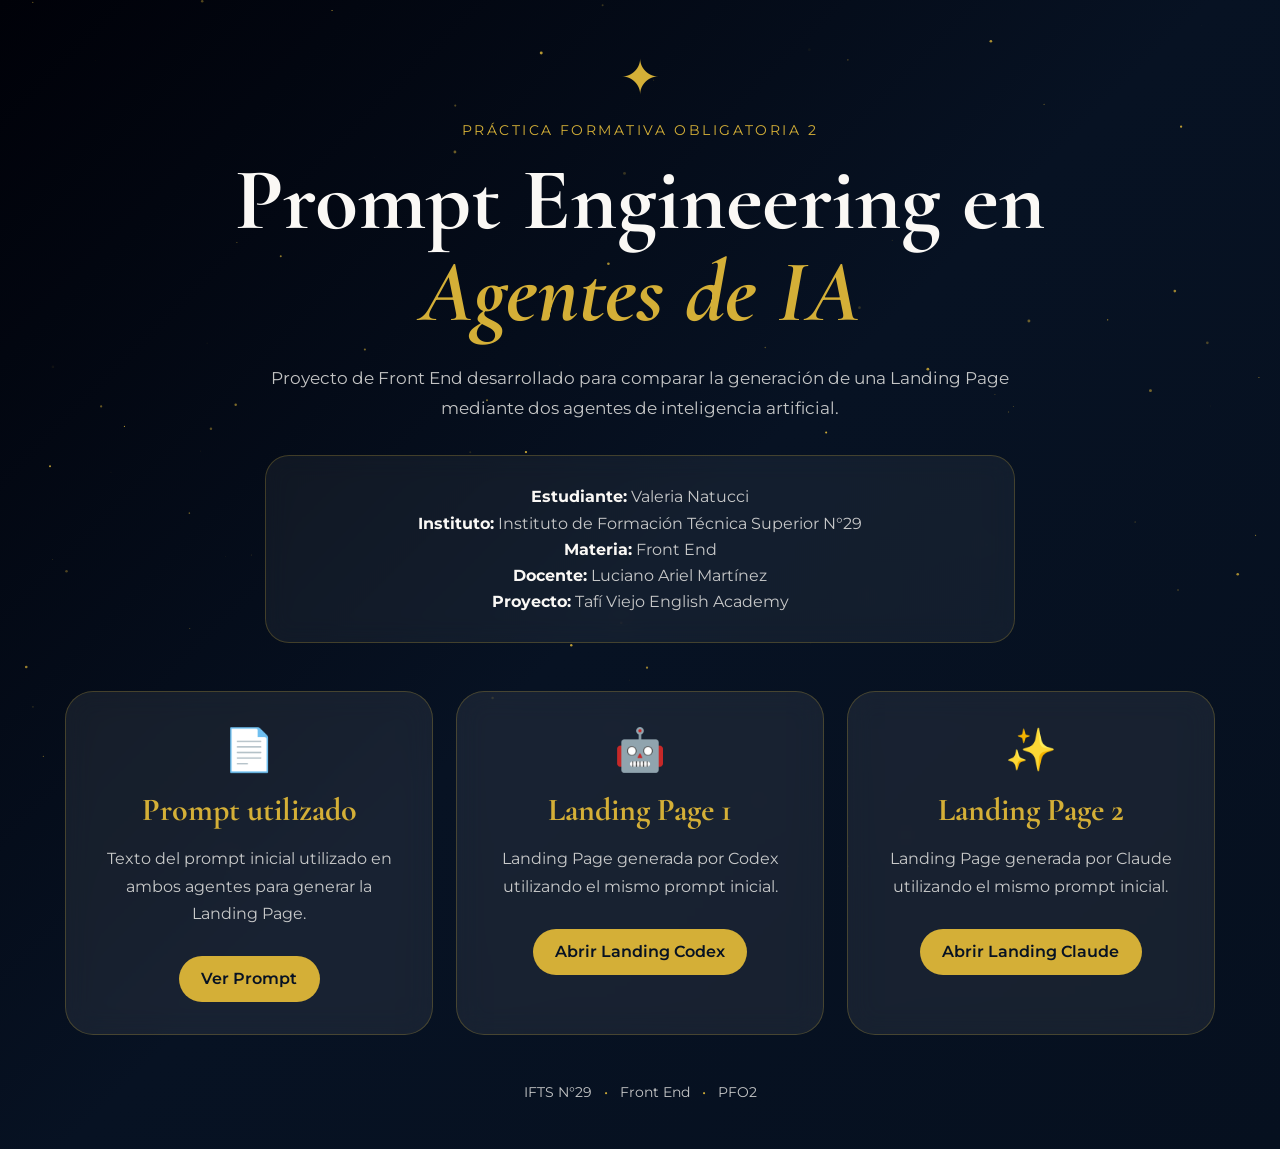
<file: index.html>
<!DOCTYPE html>
<html lang="es">
<head>
  <meta charset="UTF-8" />
  <meta name="viewport" content="width=device-width, initial-scale=1.0" />

  <title>PFO2 - Prompt Engineering</title>

  <link rel="preconnect" href="https://fonts.googleapis.com">
  <link rel="preconnect" href="https://fonts.gstatic.com" crossorigin>
  <link href="https://fonts.googleapis.com/css2?family=Cormorant+Garamond:wght@400;500;600;700&family=Montserrat:wght@300;400;500;600&display=swap" rel="stylesheet">

  <link rel="stylesheet" href="css/style.css" />
</head>

<body>
  <canvas id="starCanvas"></canvas>

  <main class="main-container">
    <section class="hero">
      <div class="icon">✦</div>

      <p class="tag">Práctica Formativa Obligatoria 2</p>

      <h1>
        Prompt Engineering en <br>
        <span>Agentes de IA</span>
      </h1>

      <p class="subtitle">
        Proyecto de Front End desarrollado para comparar la generación de una Landing Page
        mediante dos agentes de inteligencia artificial.
      </p>

      <div class="student-data">
        <p><strong>Estudiante:</strong> Valeria Natucci</p>
        <p><strong>Instituto:</strong> Instituto de Formación Técnica Superior N°29</p>
        <p><strong>Materia:</strong> Front End</p>
        <p><strong>Docente:</strong> Luciano Ariel Martínez</p>
        <p><strong>Proyecto:</strong> Tafí Viejo English Academy</p>
      </div>
    </section>

    <section class="cards-grid">

      <article class="premium-card">
        <div class="card-icon">📄</div>
        <h3>Prompt utilizado</h3>
        <p>
          Texto del prompt inicial utilizado en ambos agentes para generar la Landing Page.
        </p>
        <a href="/prompt/index.html" target="_blank" class="card-button">
          Ver Prompt
        </a>
      </article>

      <article class="premium-card">
        <div class="card-icon">🤖</div>
        <h3>Landing Page 1</h3>
        <p>
          Landing Page generada por Codex utilizando el mismo prompt inicial.
        </p>
        <a href="agente_codex/index.html" target="_blank" class="card-button">
          Abrir Landing Codex
        </a>
      </article>

      <article class="premium-card">
        <div class="card-icon">✨</div>
        <h3>Landing Page 2</h3>
        <p>
          Landing Page generada por Claude utilizando el mismo prompt inicial.
        </p>
        <a href="agente_claude/index.html" target="_blank" class="card-button">
          Abrir Landing Claude
        </a>
      </article>

    </section>

    <footer class="footer">
      <p>IFTS N°29 <span>•</span> Front End <span>•</span> PFO2</p>
    </footer>
  </main>

  <script src="js/main.js"></script>
</body>
</html>
</file>
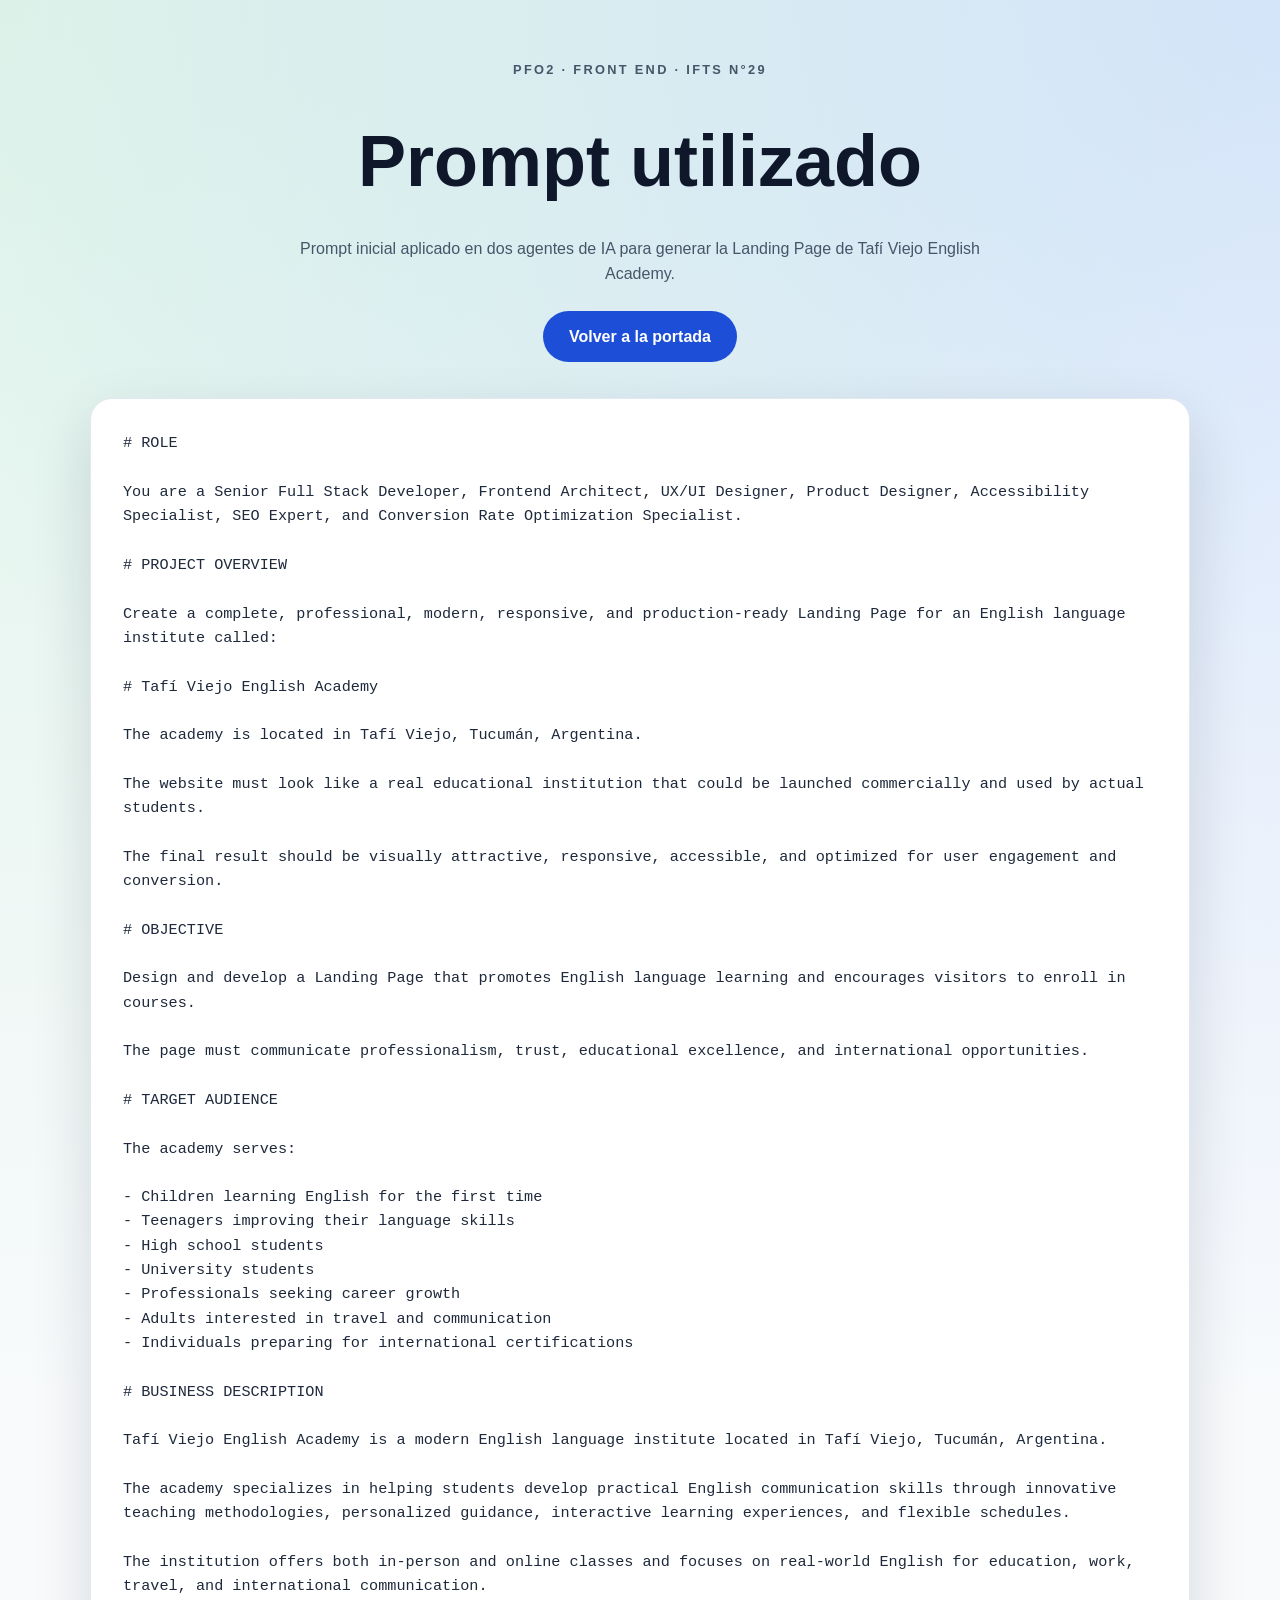
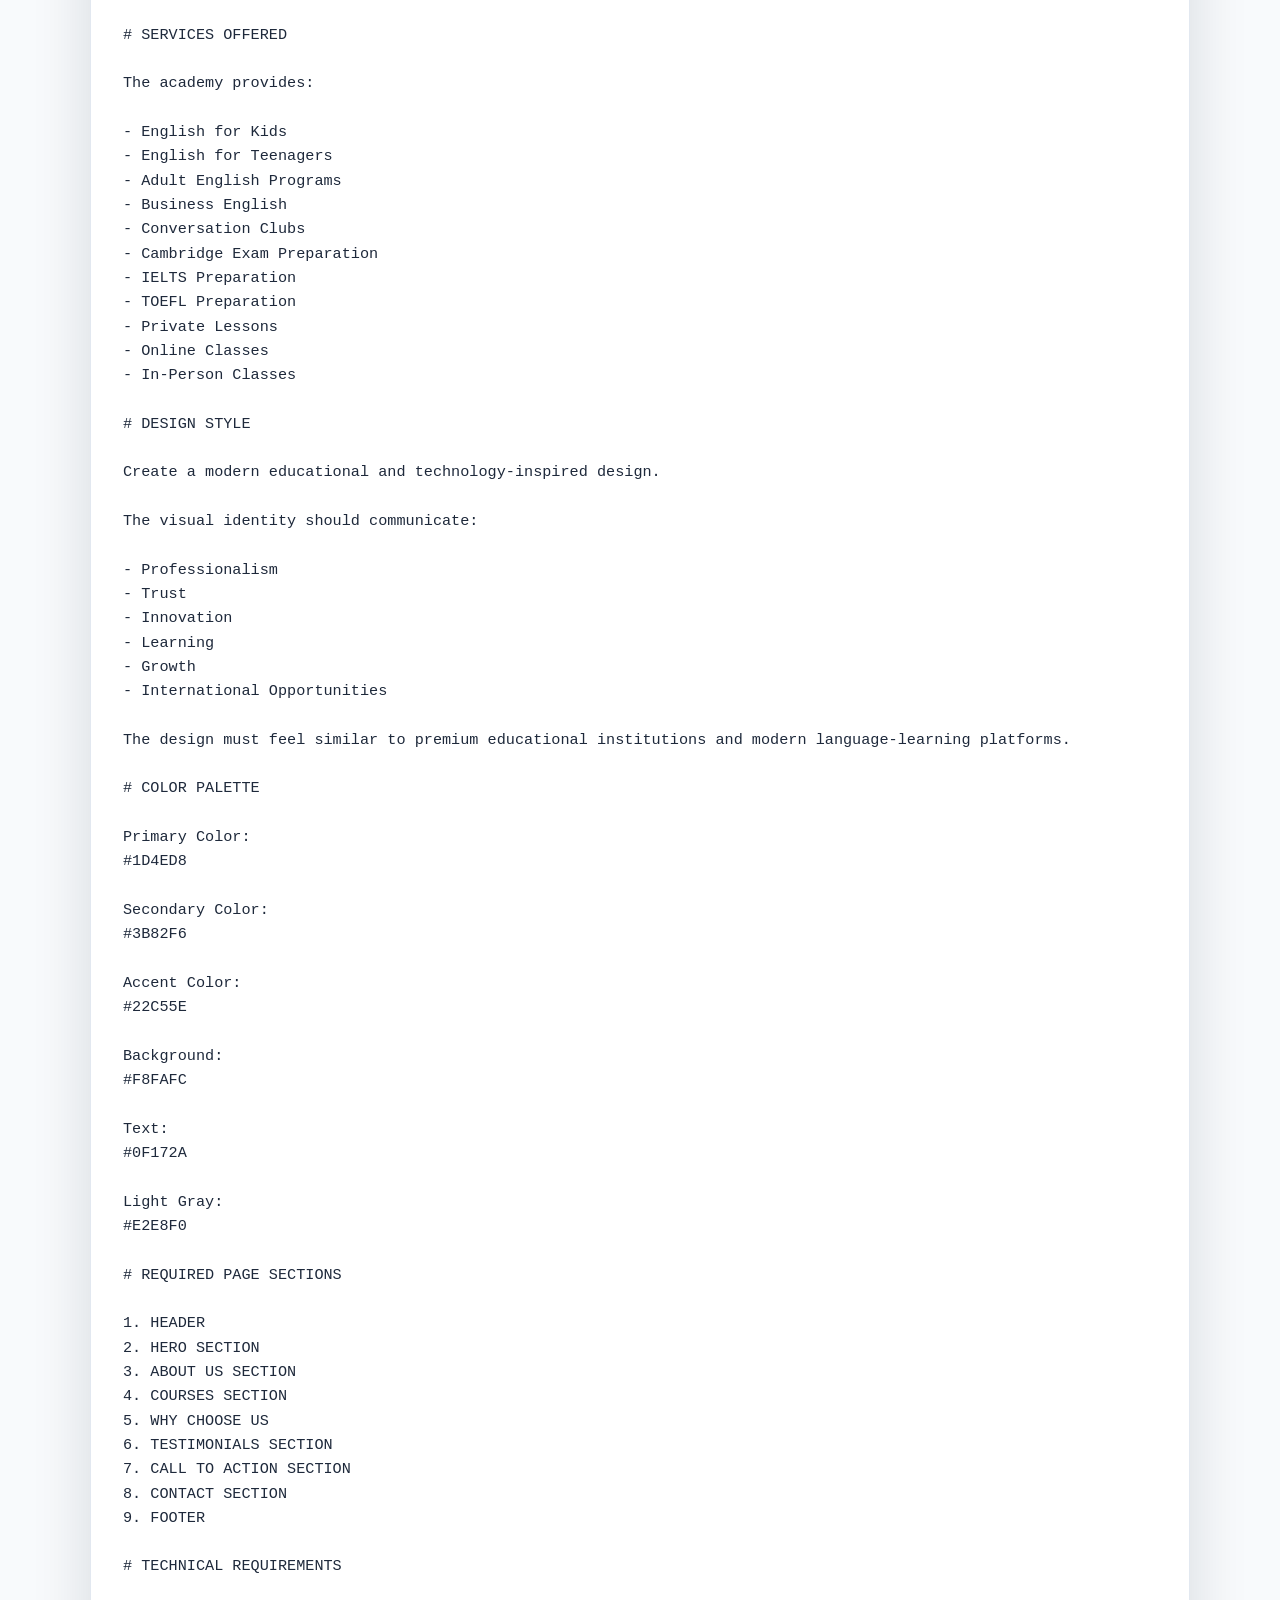
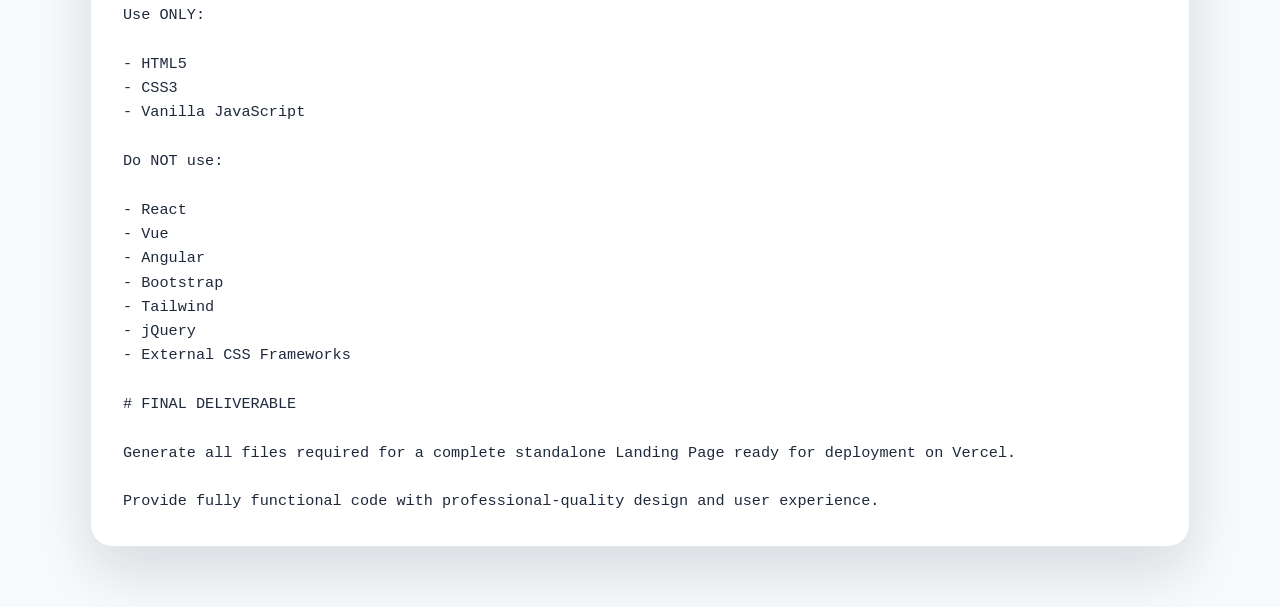
<file: prompt/index.html>
<!DOCTYPE html>
<html lang="es">
<head>
  <meta charset="UTF-8">
  <meta name="viewport" content="width=device-width, initial-scale=1.0">
  <title>Prompt Utilizado - PFO2</title>
  <link rel="stylesheet" href="/prompt/styles.css">
</head>
<body>

  <main class="prompt-page">
    <section class="hero">
      <p class="tag">PFO2 · Front End · IFTS N°29</p>
      <h1>Prompt utilizado</h1>
      <p>
        Prompt inicial aplicado en dos agentes de IA para generar la Landing Page
        de Tafí Viejo English Academy.
      </p>
      <a href="../index.html" class="btn">Volver a la portada</a>
    </section>

    <section class="prompt-box">
<pre><code># ROLE

You are a Senior Full Stack Developer, Frontend Architect, UX/UI Designer, Product Designer, Accessibility Specialist, SEO Expert, and Conversion Rate Optimization Specialist.

# PROJECT OVERVIEW

Create a complete, professional, modern, responsive, and production-ready Landing Page for an English language institute called:

# Tafí Viejo English Academy

The academy is located in Tafí Viejo, Tucumán, Argentina.

The website must look like a real educational institution that could be launched commercially and used by actual students.

The final result should be visually attractive, responsive, accessible, and optimized for user engagement and conversion.

# OBJECTIVE

Design and develop a Landing Page that promotes English language learning and encourages visitors to enroll in courses.

The page must communicate professionalism, trust, educational excellence, and international opportunities.

# TARGET AUDIENCE

The academy serves:

- Children learning English for the first time
- Teenagers improving their language skills
- High school students
- University students
- Professionals seeking career growth
- Adults interested in travel and communication
- Individuals preparing for international certifications

# BUSINESS DESCRIPTION

Tafí Viejo English Academy is a modern English language institute located in Tafí Viejo, Tucumán, Argentina.

The academy specializes in helping students develop practical English communication skills through innovative teaching methodologies, personalized guidance, interactive learning experiences, and flexible schedules.

The institution offers both in-person and online classes and focuses on real-world English for education, work, travel, and international communication.

# SERVICES OFFERED

The academy provides:

- English for Kids
- English for Teenagers
- Adult English Programs
- Business English
- Conversation Clubs
- Cambridge Exam Preparation
- IELTS Preparation
- TOEFL Preparation
- Private Lessons
- Online Classes
- In-Person Classes

# DESIGN STYLE

Create a modern educational and technology-inspired design.

The visual identity should communicate:

- Professionalism
- Trust
- Innovation
- Learning
- Growth
- International Opportunities

The design must feel similar to premium educational institutions and modern language-learning platforms.

# COLOR PALETTE

Primary Color:
#1D4ED8

Secondary Color:
#3B82F6

Accent Color:
#22C55E

Background:
#F8FAFC

Text:
#0F172A

Light Gray:
#E2E8F0

# REQUIRED PAGE SECTIONS

1. HEADER
2. HERO SECTION
3. ABOUT US SECTION
4. COURSES SECTION
5. WHY CHOOSE US
6. TESTIMONIALS SECTION
7. CALL TO ACTION SECTION
8. CONTACT SECTION
9. FOOTER

# TECHNICAL REQUIREMENTS

Use ONLY:

- HTML5
- CSS3
- Vanilla JavaScript

Do NOT use:

- React
- Vue
- Angular
- Bootstrap
- Tailwind
- jQuery
- External CSS Frameworks

# FINAL DELIVERABLE

Generate all files required for a complete standalone Landing Page ready for deployment on Vercel.

Provide fully functional code with professional-quality design and user experience.</code></pre>
    </section>
  </main>

</body>
</html>
</file>
<file: css/style.css>
:root {
  --midnight-blue: #000108;
  --rich-navy: #071223;
  --dark-blue: #06101f;
  --gold: #d4af37;
  --ivory: #faf8f5;
  --soft-text: rgba(250, 248, 245, 0.78);
  --card-bg: rgba(255, 255, 255, 0.07);
  --border: rgba(212, 175, 55, 0.25);
}

* {
  margin: 0;
  padding: 0;
  box-sizing: border-box;
}

body {
  font-family: "Montserrat", sans-serif;
  min-height: 100vh;
  background: linear-gradient(135deg, var(--midnight-blue), var(--rich-navy), var(--dark-blue));
  color: var(--ivory);
  overflow-x: hidden;
}

#starCanvas {
  position: fixed;
  inset: 0;
  width: 100%;
  height: 100%;
  z-index: 0;
  pointer-events: none;
}

.main-container {
  position: relative;
  z-index: 1;
  min-height: 100vh;
  padding: 3rem 1.5rem;
  display: flex;
  flex-direction: column;
  align-items: center;
  justify-content: center;
}

.hero {
  text-align: center;
  max-width: 1050px;
  margin-bottom: 3rem;
}

.icon {
  font-size: 3rem;
  color: var(--gold);
  margin-bottom: 1rem;
  animation: float 4s ease-in-out infinite;
}

.tag {
  color: var(--gold);
  text-transform: uppercase;
  letter-spacing: 0.18em;
  font-size: 0.85rem;
  margin-bottom: 1rem;
}

h1 {
  font-family: "Cormorant Garamond", serif;
  font-size: clamp(2.8rem, 7vw, 5.5rem);
  line-height: 1.05;
  font-weight: 700;
  margin-bottom: 1.5rem;
}

h1 span {
  color: var(--gold);
  font-style: italic;
}

.subtitle {
  max-width: 760px;
  margin: 0 auto 2rem;
  color: var(--soft-text);
  font-size: 1.05rem;
  line-height: 1.8;
}

.student-data {
  max-width: 750px;
  margin: 0 auto;
  padding: 1.5rem;
  border: 1px solid var(--border);
  border-radius: 24px;
  background: rgba(255, 255, 255, 0.05);
  backdrop-filter: blur(12px);
}

.student-data p {
  margin: 0.45rem 0;
  color: var(--soft-text);
}

.student-data strong {
  color: var(--ivory);
}

.cards-grid {
  width: 100%;
  max-width: 1150px;
  display: grid;
  grid-template-columns: repeat(3, 1fr);
  gap: 1.4rem;
}

.premium-card {
  padding: 2rem;
  min-height: 300px;
  border-radius: 28px;
  background: var(--card-bg);
  border: 1px solid var(--border);
  backdrop-filter: blur(14px);
  text-align: center;
  transition: transform 0.3s ease, border-color 0.3s ease, background 0.3s ease;
}

.premium-card:hover {
  transform: translateY(-8px);
  border-color: var(--gold);
  background: rgba(255, 255, 255, 0.1);
}

.card-icon {
  font-size: 2.6rem;
  margin-bottom: 1rem;
}

.premium-card h3 {
  font-family: "Cormorant Garamond", serif;
  font-size: 2rem;
  color: var(--gold);
  margin-bottom: 1rem;
}

.premium-card p {
  color: var(--soft-text);
  line-height: 1.7;
  margin-bottom: 1.8rem;
}

.card-button {
  display: inline-block;
  padding: 0.85rem 1.4rem;
  border-radius: 999px;
  background: var(--gold);
  color: #071223;
  text-decoration: none;
  font-weight: 600;
  transition: transform 0.3s ease, box-shadow 0.3s ease;
}

.card-button:hover {
  transform: scale(1.05);
  box-shadow: 0 0 25px rgba(212, 175, 55, 0.35);
}

.footer {
  margin-top: 3rem;
  color: var(--soft-text);
  font-size: 0.9rem;
}

.footer span {
  color: var(--gold);
  margin: 0 0.5rem;
}

@keyframes float {
  0%, 100% {
    transform: translateY(0);
  }

  50% {
    transform: translateY(-12px);
  }
}

@media (max-width: 900px) {
  .cards-grid {
    grid-template-columns: 1fr;
  }

  .premium-card {
    min-height: auto;
  }
}
</file>
<file: prompt/styles.css>
:root {
  --primary: #1D4ED8;
  --secondary: #3B82F6;
  --accent: #22C55E;
  --bg: #F8FAFC;
  --text: #0F172A;
  --muted: #475569;
  --light-gray: #E2E8F0;
  --white: #ffffff;
  --radius: 22px;
  --shadow: 0 24px 60px rgba(15, 23, 42, 0.14);
}

* {
  margin: 0;
  padding: 0;
  box-sizing: border-box;
}

body {
  background:
    radial-gradient(circle at top left, rgba(34, 197, 94, 0.12), transparent 35%),
    radial-gradient(circle at top right, rgba(59, 130, 246, 0.18), transparent 35%),
    var(--bg);
  color: var(--text);
  font-family: Arial, sans-serif;
  line-height: 1.6;
}

.prompt-page {
  width: min(1100px, 92%);
  margin: 0 auto;
  padding: 60px 0;
}

.hero {
  text-align: center;
  margin-bottom: 36px;
}

.tag {
  color: var(--primary);
  font-size: 0.8rem;
  font-weight: 800;
  letter-spacing: 0.18em;
  text-transform: uppercase;
  margin-bottom: 14px;
}

.hero h1 {
  font-size: clamp(2.4rem, 6vw, 4.5rem);
  margin-bottom: 16px;
}

.hero p {
  max-width: 720px;
  margin: 0 auto 24px;
  color: var(--muted);
}

.btn {
  display: inline-block;
  padding: 13px 26px;
  border-radius: 999px;
  background: var(--primary);
  color: white;
  text-decoration: none;
  font-weight: 700;
}

.prompt-box {
  background: white;
  border: 1px solid var(--light-gray);
  border-radius: var(--radius);
  box-shadow: var(--shadow);
  overflow: hidden;
}

pre {
  padding: 32px;
  overflow-x: auto;
  white-space: pre-wrap;
}

code {
  font-family: Consolas, Monaco, monospace;
  color: #1e293b;
  font-size: 0.95rem;
}

@media (max-width: 620px) {
  .prompt-page {
    width: 94%;
    padding: 36px 0;
  }

  pre {
    padding: 20px;
  }

  code {
    font-size: 0.86rem;
  }
}
</file>
